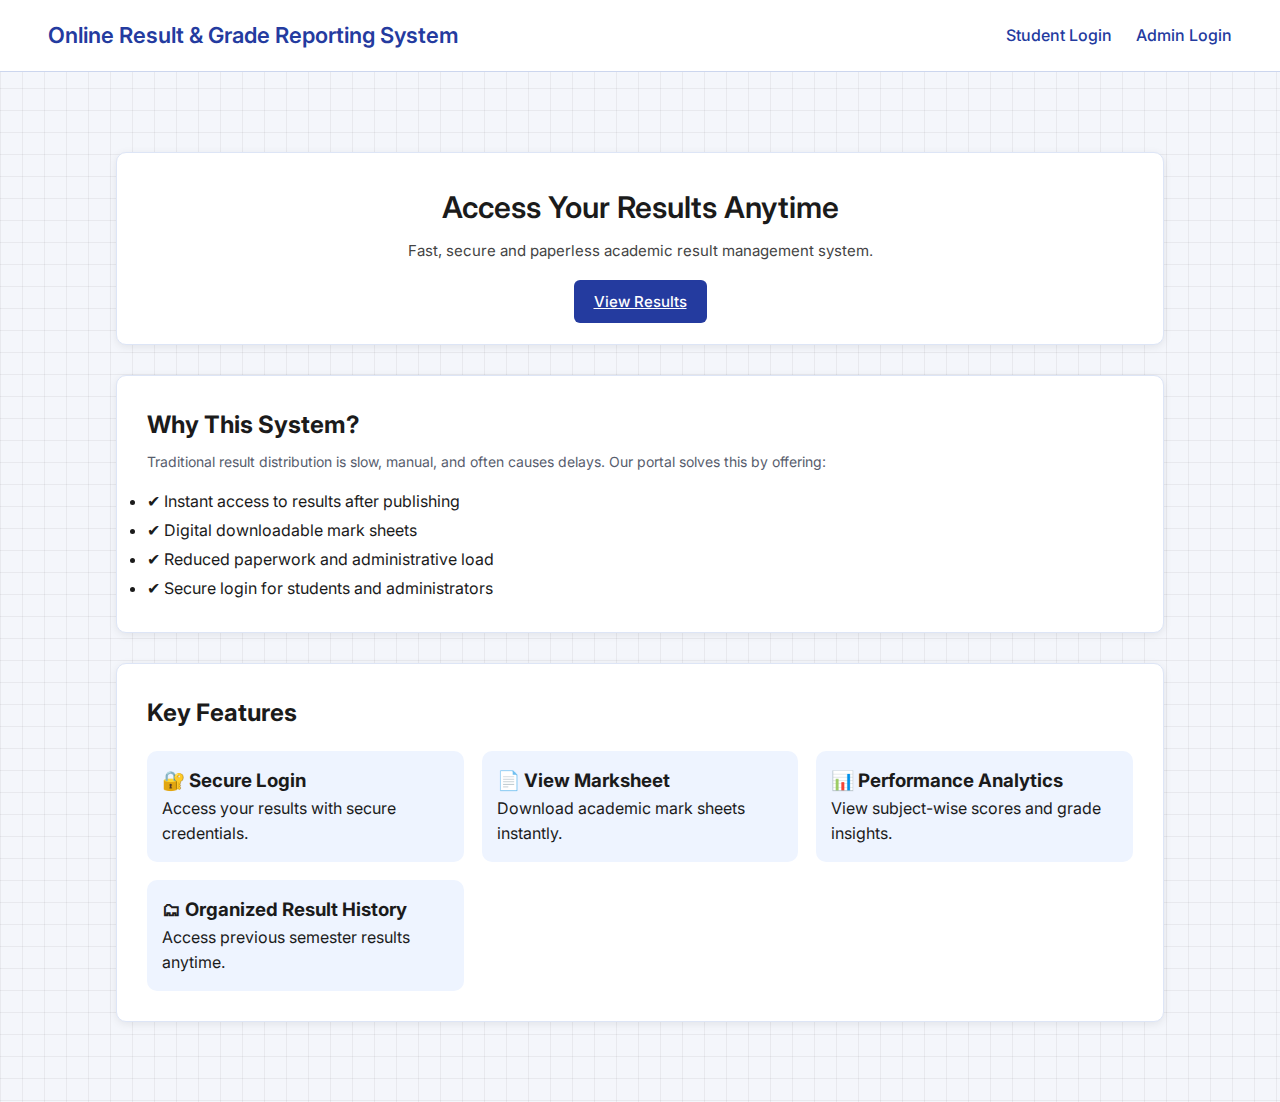
<file: index.html>
<!doctype html>
<html>
<head>
<meta charset="UTF-8">
<title>Online Result Portal</title>
<link rel="stylesheet" href="assets/styles.css">
</head>
<body>
<header>
  <h1>Online Result & Grade Reporting System</h1>
  <nav>
    <a href="student-login.html">Student Login</a>
    <a href="admin-login.html">Admin Login</a>
  </nav>
</header>

<div class="container">

  <!-- Hero Section -->
  <div class="card" style="text-align:center;">
    <h2 style="font-size:30px; font-weight:600;">Access Your Results Anytime</h2>
    <p style="margin-top:8px; font-size:15px; color:#444;">
      Fast, secure and paperless academic result management system.
    </p>
    <br>
    <a class="btn" href="student-login.html">View Results</a>

  </div>

  <!-- Why This System Section -->
  <div class="card">
    <h2>Why This System?</h2>
    <p class="small-text">Traditional result distribution is slow, manual, and often causes delays. Our portal solves this by offering:</p>
    <ul style="margin-top:14px; line-height:1.8;">
      <li>✔ Instant access to results after publishing</li>
      <li>✔ Digital downloadable mark sheets</li>
      <li>✔ Reduced paperwork and administrative load</li>
      <li>✔ Secure login for students and administrators</li>
    </ul>
  </div>

  <!-- Features Grid -->
  <div class="card">
    <h2>Key Features</h2>
    <div style="display:grid; grid-template-columns: repeat(auto-fit,minmax(250px,1fr)); gap:18px; margin-top:18px;">
      <div style="padding:15px; border-radius:10px; background:#eef4ff;">
        <h3>🔐 Secure Login</h3>
        <p>Access your results with secure credentials.</p>
      </div>
      <div style="padding:15px; border-radius:10px; background:#eef4ff;">
        <h3>📄 View Marksheet</h3>
        <p>Download academic mark sheets instantly.</p>
      </div>
      <div style="padding:15px; border-radius:10px; background:#eef4ff;">
        <h3>📊 Performance Analytics</h3>
        <p>View subject-wise scores and grade insights.</p>
      </div>
      <div style="padding:15px; border-radius:10px; background:#eef4ff;">
        <h3>🗂 Organized Result History</h3>
        <p>Access previous semester results anytime.</p>
      </div>
    </div>
  </div>

</div>

</body>
</html>
</file>
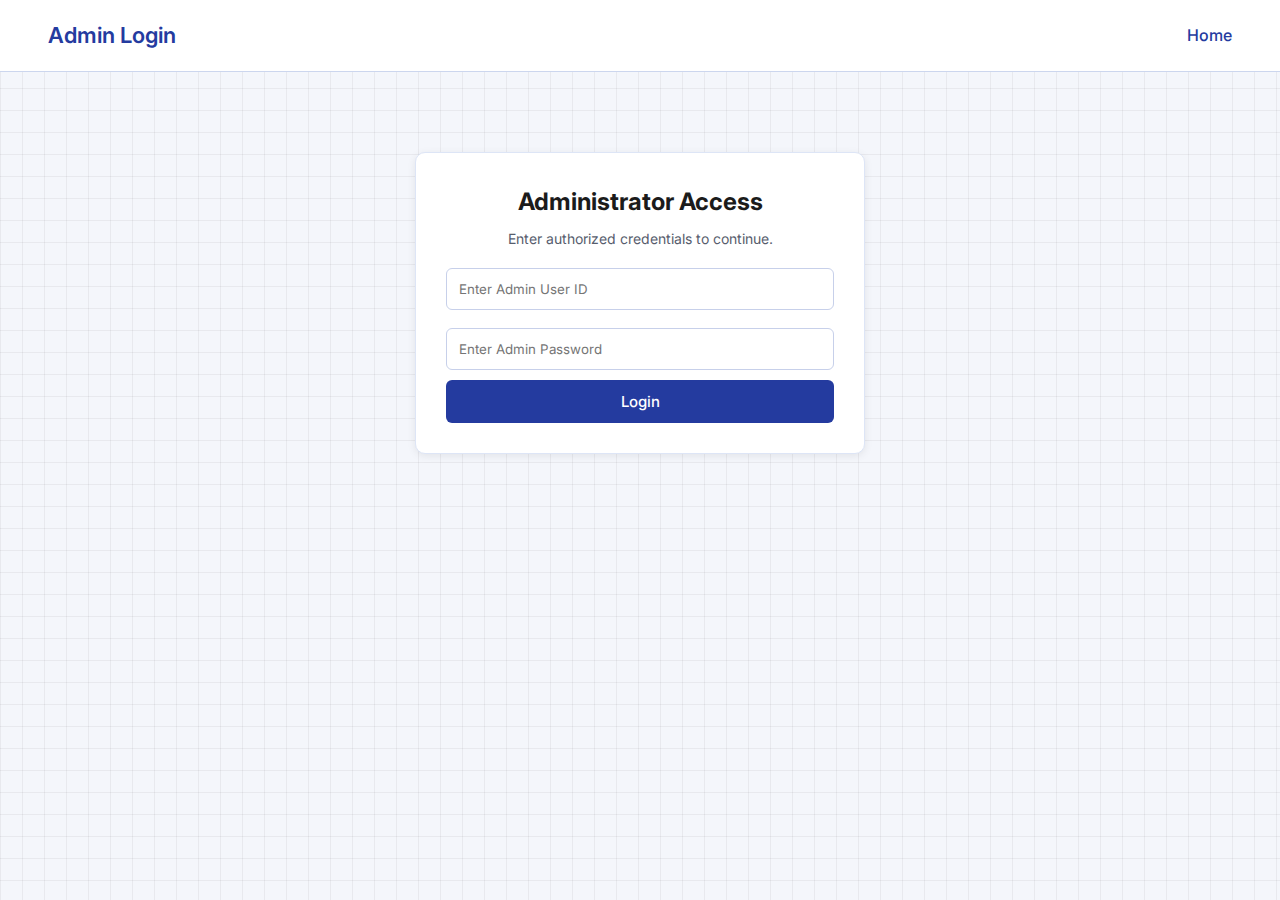
<file: admin-login.html>
<!doctype html>
<html lang="en">
<head>
<meta charset="UTF-8">
<title>Admin Login</title>
<link rel="stylesheet" href="assets/styles.css">
</head>
<body>

<header>
  <h1>Admin Login</h1>
  <nav>
    <a href="index.html">Home</a>
  </nav>
</header>

<div class="container">

  <div class="card" style="max-width:450px; margin:auto; text-align:center;">
    <h2>Administrator Access</h2>
    <p style="margin-bottom:10px;"class="small-text">Enter authorized credentials to continue.</p>

    <input style="margin-bottom:10px;"type="text" id="adminUser" placeholder="Enter Admin User ID">
    <input style="margin-bottom:10px;"type="password" id="adminPass" placeholder="Enter Admin Password">

    <button class="btn" id="adminLoginBtn" style="width:100%;">Login</button>
  </div>

</div>

<script src="assets/app.js"></script>
</body>
</html>
</file>
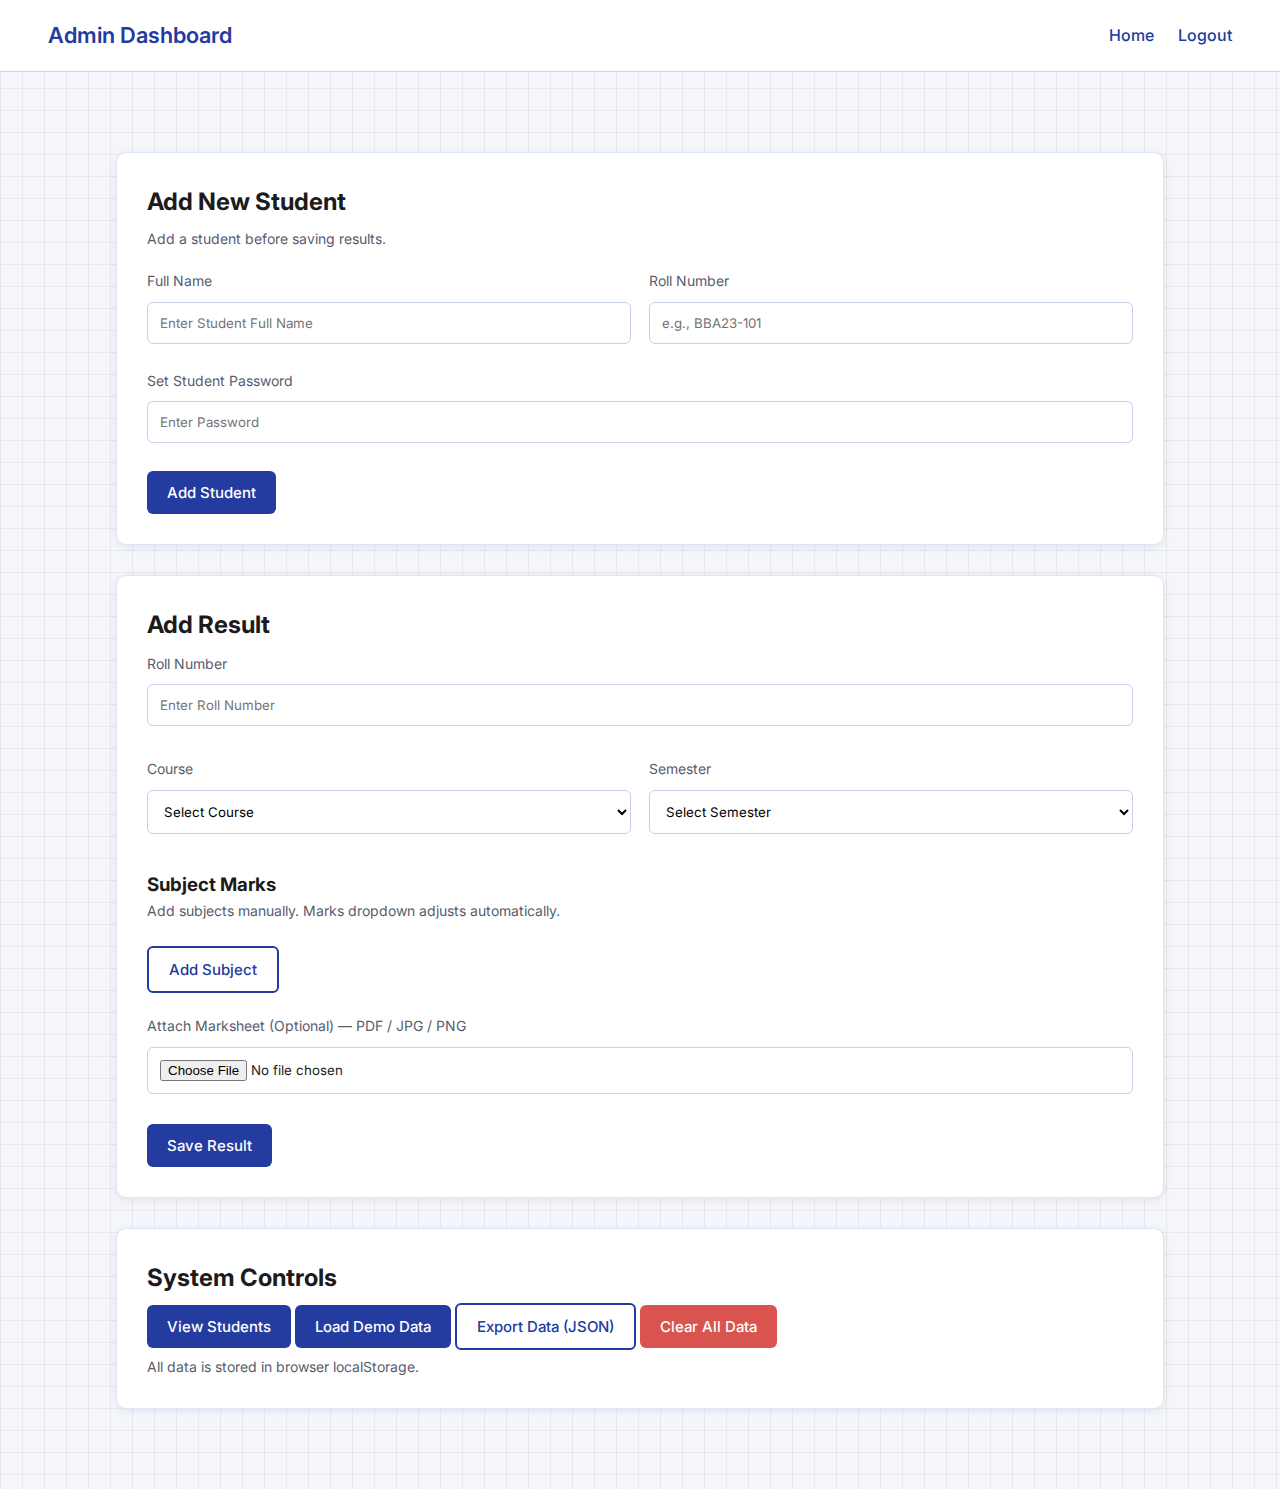
<file: admin.html>
<!doctype html>
<html lang="en">
<head>
  <meta charset="UTF-8" />
  <title>Admin Dashboard</title>
  <link rel="stylesheet" href="assets/styles.css" />
</head>

<body id="page-admin">

<header>
  <h1>Admin Dashboard</h1>
  <nav>
    <a href="index.html">Home</a>
    <a href="admin-login.html">Logout</a>
  </nav>
</header>

<div class="container">

  <!-- ADD STUDENT -->
  <div class="card">
    <h2>Add New Student</h2>
    <p class="small-text">Add a student before saving results.</p>

    <div class="grid-2" style="margin-top:18px;">
      <div>
        <label class="small-text">Full Name</label>
        <input id="addName" placeholder="Enter Student Full Name" />
      </div>

      <div>
        <label class="small-text">Roll Number</label>
        <input id="addRoll" placeholder="e.g., BBA23-101" />
      </div>
    </div>

    <div style="margin-top:10px;">
      <label class="small-text">Set Student Password</label>
      <input id="addPass" type="password" placeholder="Enter Password" />
    </div>

    <button class="btn" id="addStudentBtn" style="margin-top:14px;">Add Student</button>
  </div>

  <!-- ADD RESULT -->
  <div class="card">
    <h2>Add Result</h2>

    <label class="small-text">Roll Number</label>
    <input id="resRoll" placeholder="Enter Roll Number" />

    <div class="grid-2" style="margin-top:16px;">
      <div>
        <label class="small-text">Course</label>
        <select id="resCourse">
          <option value="">Select Course</option>
          <option value="BBA">BBA</option>
          <option value="BCA">BCA</option>
          <option value="B.Tech CSE">B.Tech CSE</option>
        </select>
      </div>

      <div>
        <label class="small-text">Semester</label>
        <select id="resSem">
          <option value="">Select Semester</option>
        </select>
      </div>
    </div>

    <h3 style="margin-top:22px;">Subject Marks</h3>
    <p class="small-text">Add subjects manually. Marks dropdown adjusts automatically.</p>

    <div id="subjectsContainer" style="margin-top:12px;"></div>

    <button class="btn outline" id="addSubjectBtn" type="button" style="margin-top:12px;">Add Subject</button>

    <div style="margin-top:20px;">
      <label class="small-text">Attach Marksheet (Optional) — PDF / JPG / PNG</label>
      <input id="marksheetFile" type="file" accept=".pdf,image/*" />
    </div>

    <button class="btn" id="addResultBtn" style="margin-top:16px;">Save Result</button>
  </div>

  <!-- SYSTEM CONTROLS -->
  <div class="card">
    <h2>System Controls</h2>
    <button class="btn" onclick="location.href='view-students.html'">View Students</button>
    <button class="btn" id="loadDemoBtn" type="button">Load Demo Data</button>
    <button class="btn outline" id="exportBtn" type="button">Export Data (JSON)</button>
    <button class="btn danger" id="clearDataBtn" type="button">Clear All Data</button>

    <p class="small-text" style="margin-top:6px;">All data is stored in browser localStorage.</p>
  </div>

</div>

<!-- ✅ SCRIPT MUST BE AT THE END -->
<script src="assets/app.js"></script>
</body>
</html>
</file>
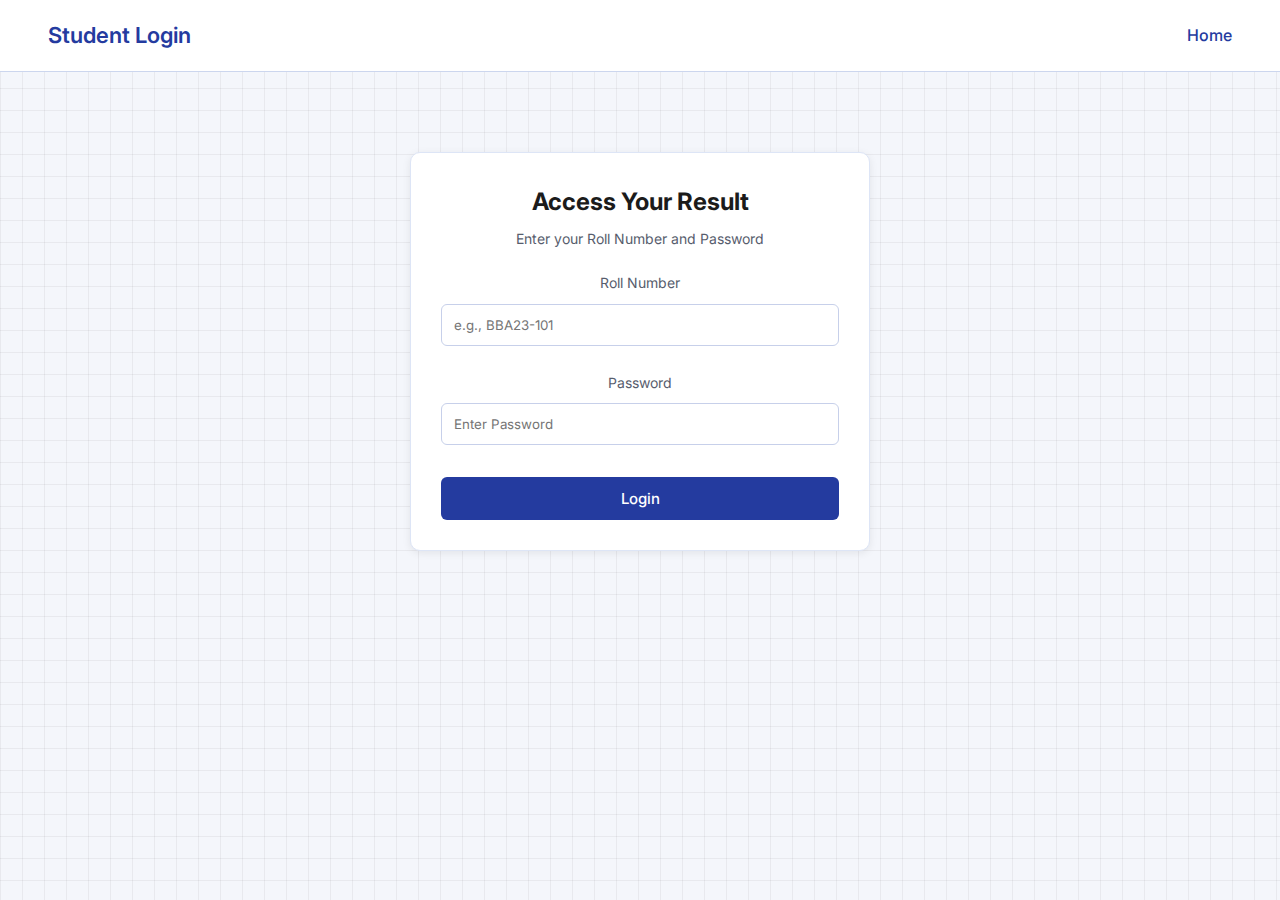
<file: student-login.html>
<!doctype html>
<html lang="en">
<head>
  <meta charset="UTF-8" />
  <title>Student Login</title>
  <link rel="stylesheet" href="assets/styles.css" />
</head>
<body>

<header>
  <h1>Student Login</h1>
  <nav><a href="index.html">Home</a></nav>
</header>

<div class="container">

  <div class="card" style="max-width:460px; margin:auto; text-align:center;">

    <h2>Access Your Result</h2>
    <p class="small-text">Enter your Roll Number and Password</p>

    <div style="margin-top:20px;">
      <label class="small-text">Roll Number</label>
      <input id="studentRoll" placeholder="e.g., BBA23-101" />
    </div>

    <div style="margin-top:10px;">
      <label class="small-text">Password</label>
      <input id="studentPass" type="password" placeholder="Enter Password" />
    </div>

    <button class="btn" id="studentLoginBtn" style="margin-top:18px; width:100%;">Login</button>

  </div>

</div>

<script src="assets/app.js"></script>
</body>
</html>
</file>
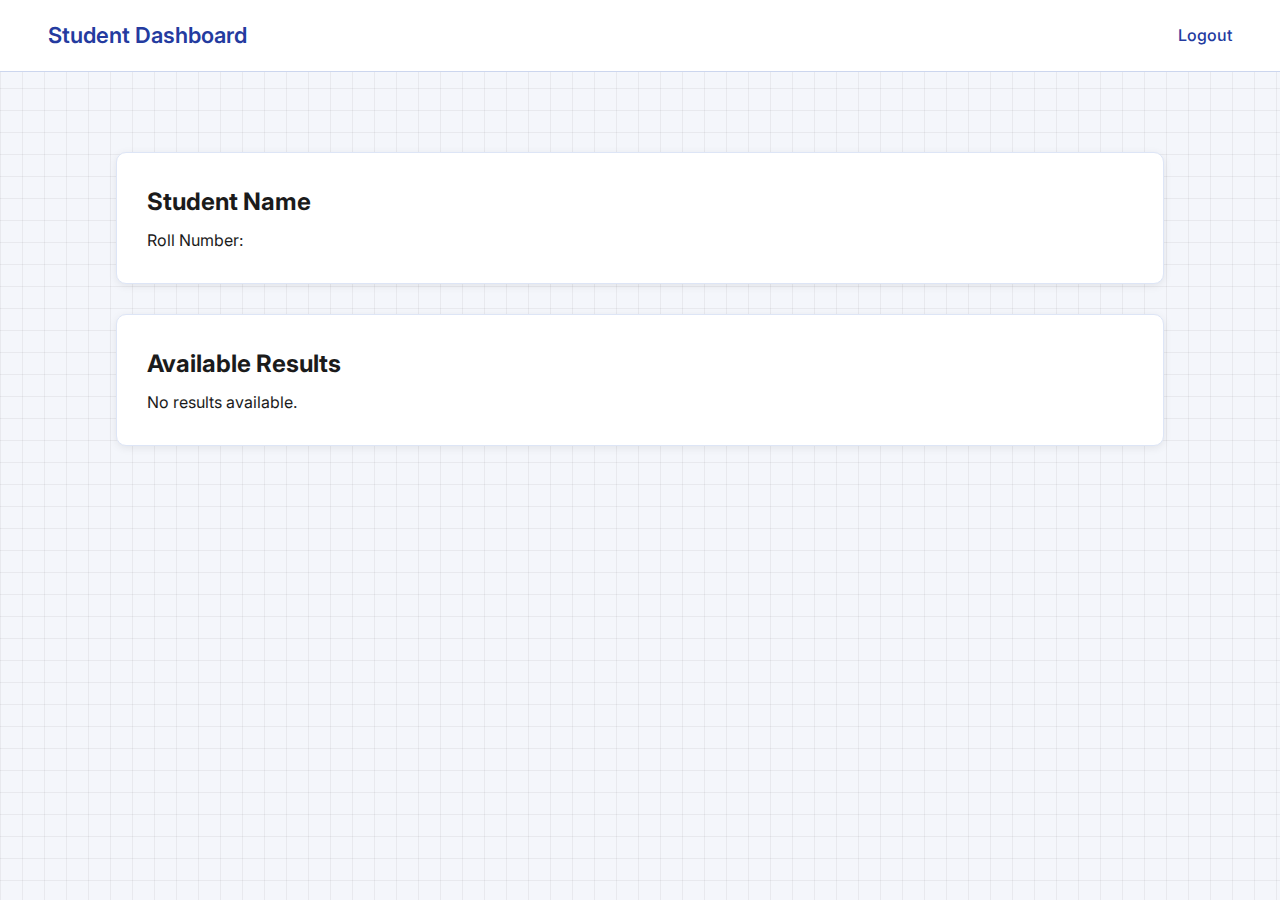
<file: student.html>
<!doctype html>
<html lang="en">
<head>
  <meta charset="UTF-8" />
  <title>Student Dashboard</title>
  <link rel="stylesheet" href="assets/styles.css" />
</head>
<body id="page-student">

<header>
  <h1>Student Dashboard</h1>
  <nav>
    <a href="index.html">Logout</a>
  </nav>
</header>

<div class="container">

  <!-- Student Info Card -->
  <div class="card">
    <h2 id="stuName">Student Name</h2>
    <p>Roll Number: <strong id="stuRoll"></strong></p>
  </div>

  <!-- Results Section -->
  <div class="card">
    <h2>Available Results</h2>
    <div id="resultsList" class="results-list">
      <p>No results available.</p>
    </div>
  </div>

</div>

<script src="assets/app.js"></script>
</body>
</html>
</file>
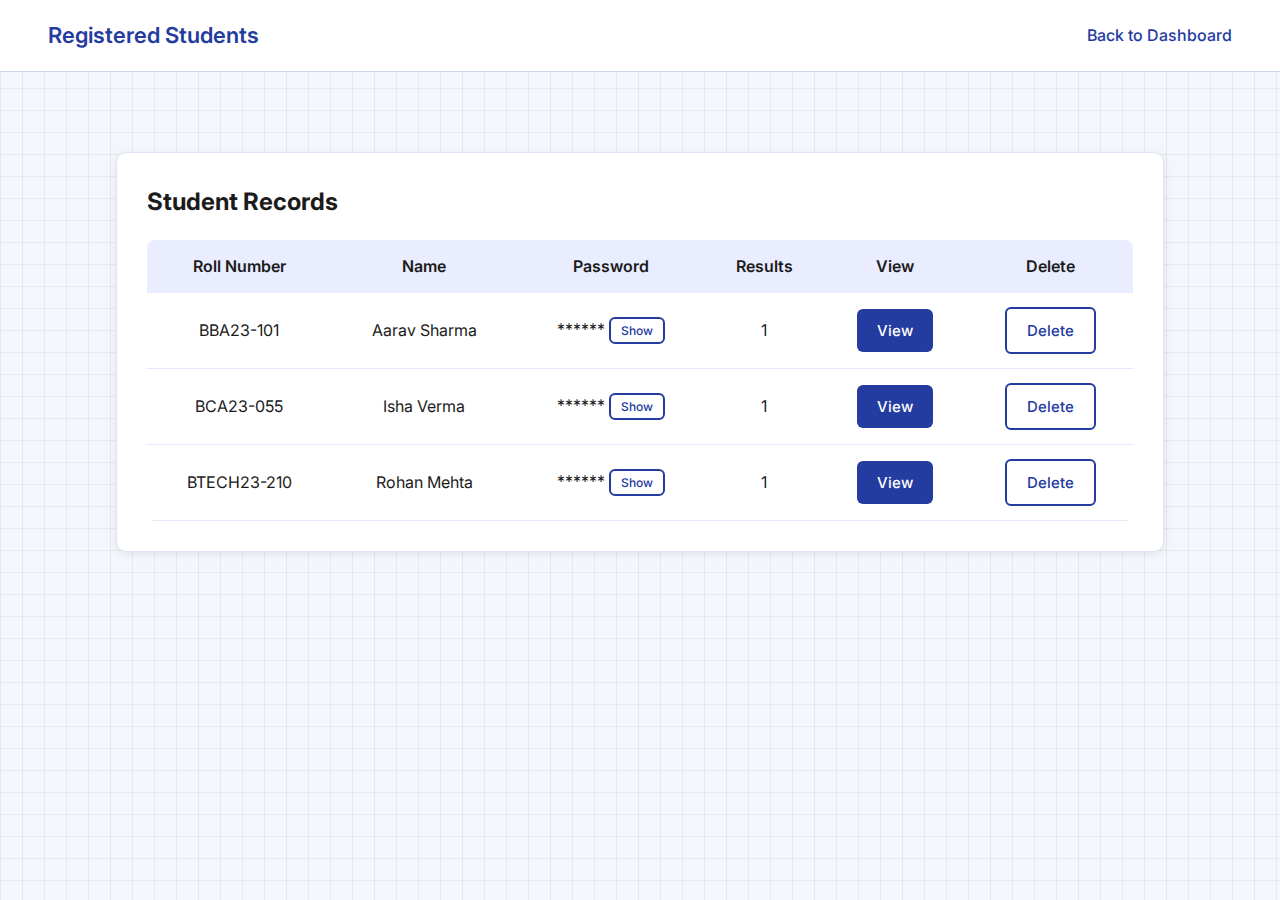
<file: view-students.html>
<!doctype html>
<html lang="en">
<head>
  <meta charset="UTF-8" />
  <title>All Students</title>
  <link rel="stylesheet" href="assets/styles.css" />
</head>
<body>

<header>
  <h1>Registered Students</h1>
  <nav><a href="admin.html">Back to Dashboard</a></nav>
</header>

<div class="container">
  <div class="card">
    <h2>Student Records</h2>

    <table id="studentsTable">
      <thead>
        <tr>
         <th>Roll Number</th>
         <th>Name</th>
         <th>Password</th>
         <th>Results</th>
         <th>View</th>
         <th>Delete</th>
        </tr>
      </thead>
      <tbody></tbody>
    </table>

  </div>
</div>

<script src="assets/app.js"></script>
<script>
  const students = getStudents();
  const tbody = document.querySelector("#studentsTable tbody");
  tbody.innerHTML = "";

  if(students.length === 0){
    tbody.innerHTML = `<tr><td colspan="5" style="text-align:center;">No students found.</td></tr>`;
  } else {
    students.forEach(stu => {
      tbody.innerHTML += `
        <tr>
          <td>${stu.roll}</td>
          <td>${stu.name}</td>
          <td>
            <span id="pass-${stu.roll}">******</span>
            <button class="btn outline" style="padding:4px 10px;font-size:12px;"
            onclick="togglePassword('${stu.roll}','${stu.password}')">Show</button>
            </td>
          <td>${stu.results.length}</td>
          <td><button class="btn" onclick="openStudent('${stu.roll}')">View</button></td>
          <td><button class="btn outline" onclick="deleteStudent('${stu.roll}')">Delete</button></td>
        </tr>
      `;
    });
  }
</script>

</body>
</html>
</file>
<file: assets/styles.css>
/* ===== FONT ===== */
@import url('https://fonts.googleapis.com/css2?family=Inter:wght@300;400;500;600&display=swap');

*{
  margin:0; padding:0;
  box-sizing:border-box;
  font-family:'Inter', sans-serif;
}

/* ===== BACKGROUND ===== */
body{
  background:#f4f6fb;
  background-image:
    linear-gradient(90deg, rgba(0,0,0,0.05) 1px, transparent 1px),
    linear-gradient(rgba(0,0,0,0.05) 1px, transparent 1px);
  background-size:22px 22px; /* Subtle Pro Grid */
  color:#1b1b1b;
  line-height:1.6;
}


/* ===== HEADER ===== */
header{
  background:#ffffff;
  border-bottom:1px solid #ccd6ee;
  padding:18px 48px;
  display:flex;
  justify-content:space-between;
  align-items:center;
  position:sticky;
  top:0;
  z-index:100;
}
header h1{
  font-size:22px;
  font-weight:600;
  color:#243b9f;
}
header nav a{
  margin-left:20px;
  text-decoration:none;
  font-weight:500;
  color:#243b9f;
}
header nav a:hover{
  color:#122874;
}

/* ===== PAGE CONTAINER ===== */
.container{
  max-width:1100px;
  margin:80px auto;
  padding:0 26px;
}

/* ===== CENTER LOGIN PAGE ===== */
#login-center{
  display:flex;
  justify-content:center;
  align-items:center;
  min-height:calc(100vh - 140px);
}

/* ===== CARD ===== */
.card{
  background:#ffffff;
  border-radius:10px;
  padding:30px;
  border:1px solid #dde5f6;
  margin-bottom:30px;
  box-shadow:0 2px 8px rgba(0,0,0,0.08);
}
.card h2{
  margin-bottom:6px;
}

/* ===== LABELS ===== */
.small-text{
  font-size:14px;
  color:#575d6d;
}

/* ===== INPUTS & SELECT ===== */
input, select{
  width:100%;
  padding:12px;
  border-radius:6px;
  border:1px solid #c7d0ea;
  background:#ffffff;
  margin-top:8px;
  margin-bottom:14px;
  transition:.25s;
}
input:focus, select:focus{
  border-color:#243b9f;
  outline:none;
}

/* ===== BUTTONS ===== */
.btn{
  background:#243b9f;
  color:white;
  padding:12px 20px;
  border:none;
  border-radius:6px;
  cursor:pointer;
  font-size:15px;
  font-weight:500;
}
.btn:hover{
  background:#16246f;
}

.btn.outline{
  background:none;
  border:2px solid #243b9f;
  color:#243b9f;
}
.btn.outline:hover{
  background:#243b9f;
  color:white;
}

.btn.danger{
  background:#d9534f;
}
.btn.danger:hover{
  background:#a13c39;
}

/* ===== SUBJECT ROW ===== */
.subject-row{
  border:1px solid #d7dff5;
  border-radius:8px;
  padding:18px;
  background:#f6f8ff;
  margin-bottom:16px;
}

/* ===== TABLE ===== */
table{
  width:100%;
  border-collapse:collapse;
  margin-top:18px;
  border-radius:8px;
  overflow:hidden;
  text-align:center;
}
th{
  background:#e9edff;
  padding:14px;
  font-weight:600;
}
td{
  background:white;
  padding:14px;
  border-bottom:1px solid #e3e8fb;
}
tr:hover td{
  background:#f5f7ff;
}

/* ===== GRID FORM ===== */
.grid-2{
  display:grid;
  grid-template-columns:1fr 1fr;
  gap:18px;
}

/* ===== RESPONSIVE ===== */
@media (max-width:900px){
  .grid-2{ grid-template-columns:1fr; }
}
@media (max-width:600px){
  th, td{ padding:12px; font-size:14px; }
  .btn{ width:100%; margin-top:8px; }
  .card{ padding:22px; }
}
.result-page .card{
  padding: 25px;
  background: white;
  border-radius: 10px;
  border: 1px solid #dcdcdc;
  box-shadow: 0px 2px 8px rgba(0,0,0,0.12);
}

#marksTable{
  width:100%;
  border-collapse: collapse;
}

#marksTable th,#marksTable td{
  border:1px solid #ccc;
  padding: 10px;
  text-align:center;
}

#marksChart{
  margin-top:25px;
  width:100% !important;
  height:350px !important;
}

.info-box{
  margin-top:20px;
  font-size:15px;
  border:1px solid #ddd;
  padding:12px;
  border-radius:6px;
  background:#fafafa;
}
/* Global App Background */
.app-body{
  background:#f4f6fb;
  background-image:
    linear-gradient(90deg, rgba(0,0,0,0.05) 1px, transparent 1px),
    linear-gradient(rgba(0,0,0,0.05) 1px, transparent 1px);
  background-size:22px 22px;
  min-height:100vh;
}
/* Fix View Button Overlap on Student Dashboard */
.results-list .card {
  display: flex;
  justify-content: space-between;
  align-items: center;
  gap: 12px;
  padding: 14px 18px;
  background: #f7faff;
  border: 1px solid #cfdfff;
  border-radius: 10px;
}

/* Keep text from shrinking */
.results-list .card strong {
  flex: 1;
  font-size: 16px;
}

/* Button Styling */
.results-list .card button {
  flex-shrink: 0;
  background: #0057b7;
  border: none;
  color: white;
  padding: 6px 14px;
  border-radius: 6px;
  cursor: pointer;
  transition: 0.3s;
}

.results-list .card button:hover {
  background: #003f85;
}
</file>
